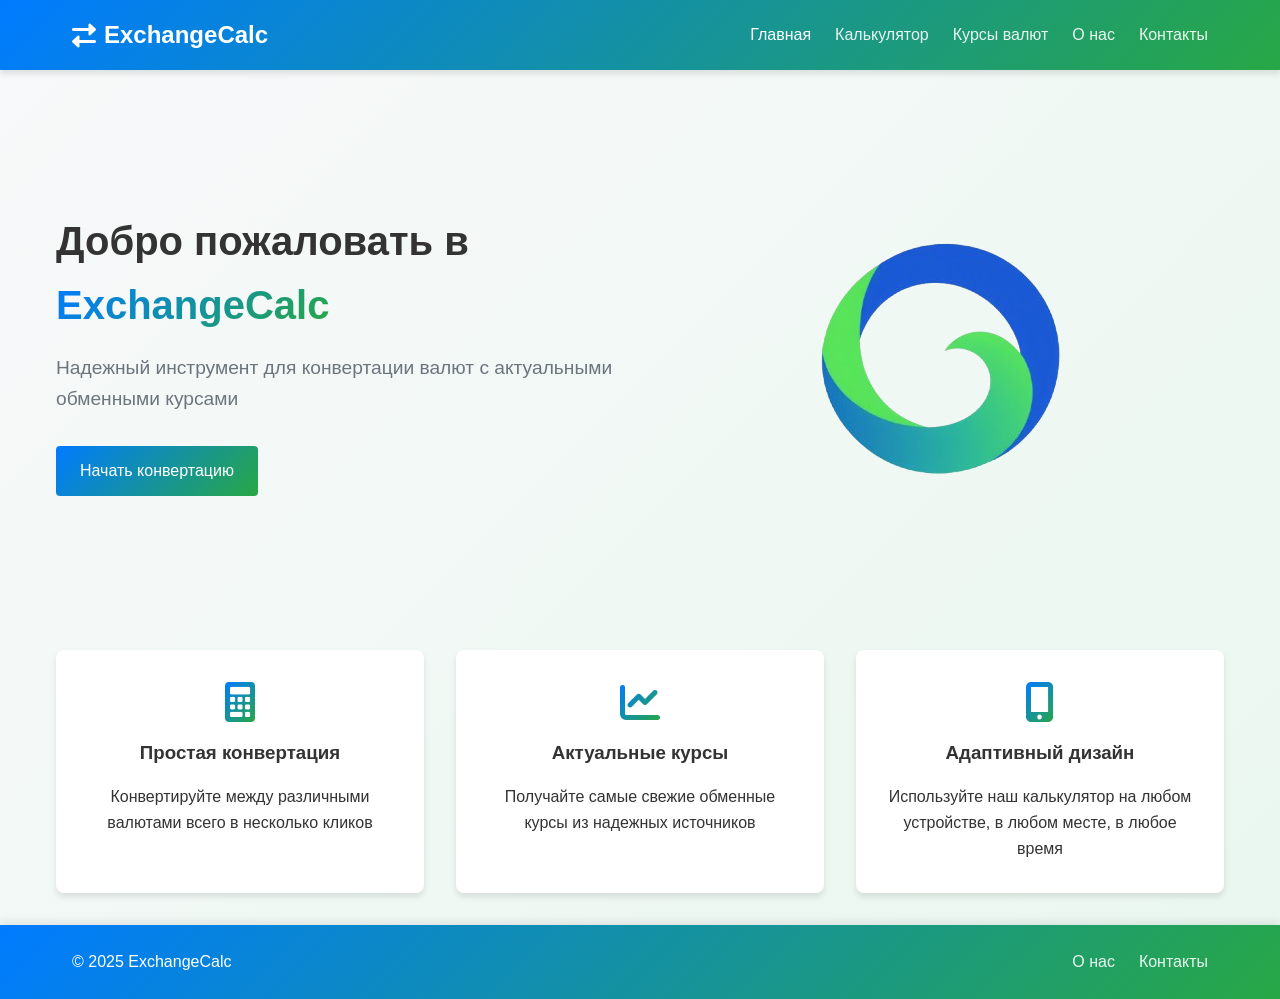
<file: index.html>
<!DOCTYPE html>
<html lang="ru">
<head>
    <meta charset="UTF-8">
    <meta name="viewport" content="width=device-width, initial-scale=1.0">
    <title>ExchangeCalc - Главная</title>
    <link rel="stylesheet" href="css/style.css">
    <link rel="stylesheet" href="https://cdnjs.cloudflare.com/ajax/libs/font-awesome/6.0.0-beta3/css/all.min.css">
</head>
<body>
    <header>
        <nav class="navbar">
            <div class="logo">
                <i class="fas fa-exchange-alt"></i>
                <h1>ExchangeCalc</h1>
            </div>
            <ul class="nav-links">
                <li><a href="index.html" class="active">Главная</a></li>
                <li><a href="converter.html">Калькулятор</a></li>
                <li><a href="rates.html">Курсы валют</a></li>
                <li><a href="about.html">О нас</a></li>
                <li><a href="contact.html">Контакты</a></li>
            </ul>
            <div class="burger">
                <div class="line1"></div>
                <div class="line2"></div>
                <div class="line3"></div>
            </div>
        </nav>
    </header>

    <main class="container">
        <section class="hero">
            <div class="hero-content">
                <h2>Добро пожаловать в <span class="highlight">ExchangeCalc</span></h2>
                <p>Надежный инструмент для конвертации валют с актуальными обменными курсами</p>
                <a href="converter.html" class="btn btn-primary">Начать конвертацию</a>
            </div>
            <div class="hero-image">
                <img src="css/32ddc7d9-18df-49b5-9df6-a91e5b4c2dd4-removebg-preview.png" alt="Иллюстрация обмена валют">
            </div>
        </section>

        <section class="features">
            <div class="feature-card">
                <i class="fas fa-calculator"></i>
                <h3>Простая конвертация</h3>
                <p>Конвертируйте между различными валютами всего в несколько кликов</p>
            </div>
            <div class="feature-card">
                <i class="fas fa-chart-line"></i>
                <h3>Актуальные курсы</h3>
                <p>Получайте самые свежие обменные курсы из надежных источников</p>
            </div>
            <div class="feature-card">
                <i class="fas fa-mobile-alt"></i>
                <h3>Адаптивный дизайн</h3>
                <p>Используйте наш калькулятор на любом устройстве, в любом месте, в любое время</p>
            </div>
        </section>
    </main>

    <footer>
        <div class="footer-content">
            <p>&copy; 2025 ExchangeCalc</p>
            <ul class="footer-links">
                <li><a href="about.html">О нас</a></li>
                <li><a href="contact.html">Контакты</a></li>
            </ul>
        </div>
    </footer>

    <script src="js/script.js"></script>
</body>
</html>
</file>
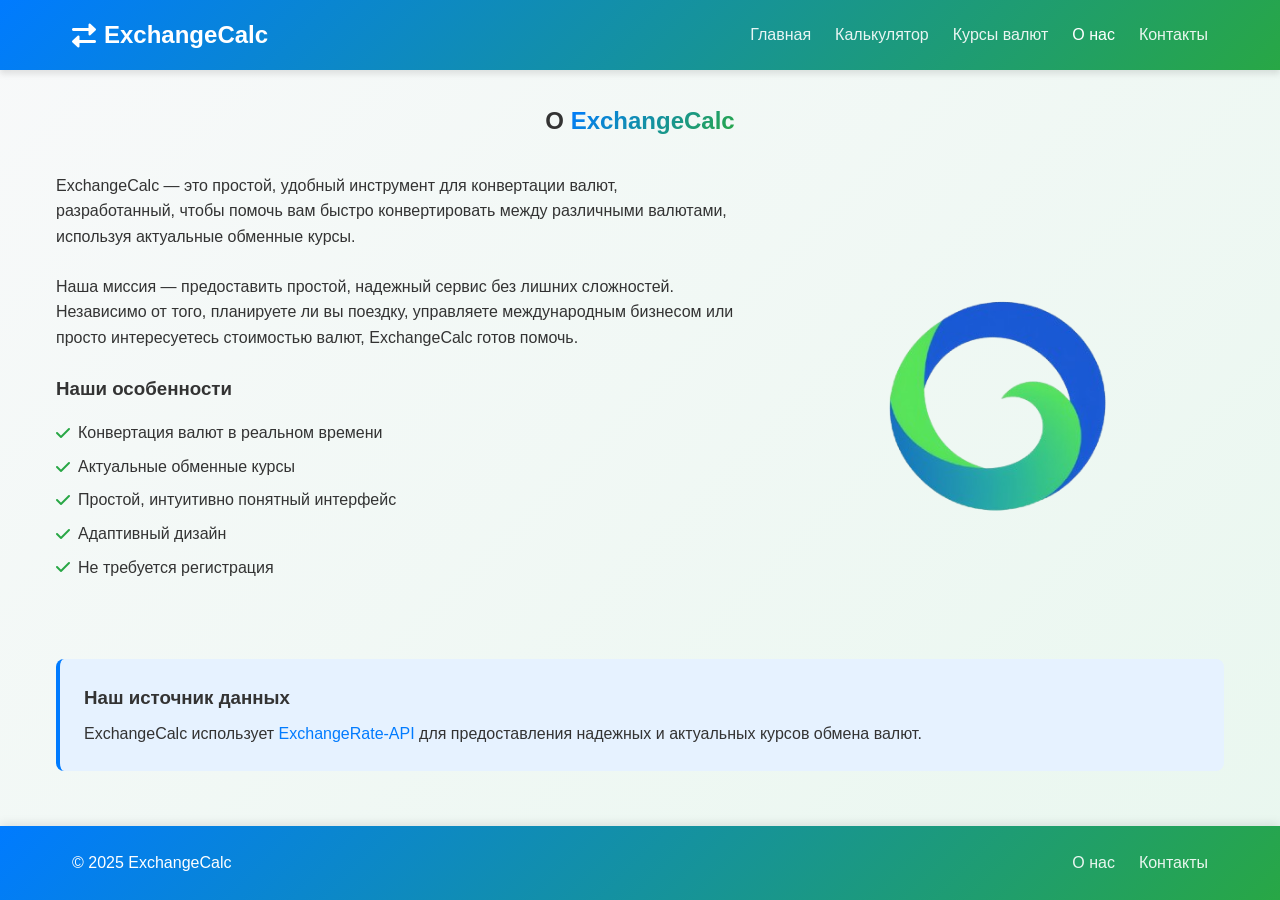
<file: about.html>
<!DOCTYPE html>
<html lang="ru">
<head>
    <meta charset="UTF-8">
    <meta name="viewport" content="width=device-width, initial-scale=1.0">
    <title>ExchangeCalc - О нас</title>
    <link rel="stylesheet" href="css/style.css">
    <link rel="stylesheet" href="https://cdnjs.cloudflare.com/ajax/libs/font-awesome/6.0.0-beta3/css/all.min.css">
</head>
<body>
    <header>
        <nav class="navbar">
            <div class="logo">
                <i class="fas fa-exchange-alt"></i>
                <h1>ExchangeCalc</h1>
            </div>
            <ul class="nav-links">
                <li><a href="index.html">Главная</a></li>
                <li><a href="converter.html">Калькулятор</a></li>
                <li><a href="rates.html">Курсы валют</a></li>
                <li><a href="about.html" class="active">О нас</a></li>
                <li><a href="contact.html">Контакты</a></li>
            </ul>
            <div class="burger">
                <div class="line1"></div>
                <div class="line2"></div>
                <div class="line3"></div>
            </div>
        </nav>
    </header>

    <main class="container">
        <section class="about-section">
            <h2>О <span class="highlight">ExchangeCalc</span></h2>
            
            <div class="about-content">
                <div class="about-text">
                    <p>ExchangeCalc — это простой, удобный инструмент для конвертации валют, разработанный, чтобы помочь вам быстро конвертировать между различными валютами, используя актуальные обменные курсы.</p>
                    
                    <p>Наша миссия — предоставить простой, надежный сервис без лишних сложностей. Независимо от того, планируете ли вы поездку, управляете международным бизнесом или просто интересуетесь стоимостью валют, ExchangeCalc готов помочь.</p>
                    
                    <h3>Наши особенности</h3>
                    <ul>
                        <li><i class="fas fa-check"></i> Конвертация валют в реальном времени</li>
                        <li><i class="fas fa-check"></i> Актуальные обменные курсы</li>
                        <li><i class="fas fa-check"></i> Простой, интуитивно понятный интерфейс</li>
                        <li><i class="fas fa-check"></i> Адаптивный дизайн</li>
                        <li><i class="fas fa-check"></i> Не требуется регистрация</li>
                    </ul>
                </div>
                
                <div class="about-image">
                    <img  src="css/32ddc7d9-18df-49b5-9df6-a91e5b4c2dd4-removebg-preview.png" alt="О ExchangeCalc">
                </div>
            </div>
            
            <div class="data-source">
                <h3>Наш источник данных</h3>
                <p>ExchangeCalc использует <a href="https://www.exchangerate-api.com" target="_blank">ExchangeRate-API</a> для предоставления надежных и актуальных курсов обмена валют.</p>
            </div>
        </section>
    </main>

    <footer>
        <div class="footer-content">
            <p>&copy; 2025 ExchangeCalc</p>
            <ul class="footer-links">
                <li><a href="about.html">О нас</a></li>
                <li><a href="contact.html">Контакты</a></li>
            </ul>
        </div>
    </footer>

    <script src="js/script.js"></script>
</body>
</html>
</file>
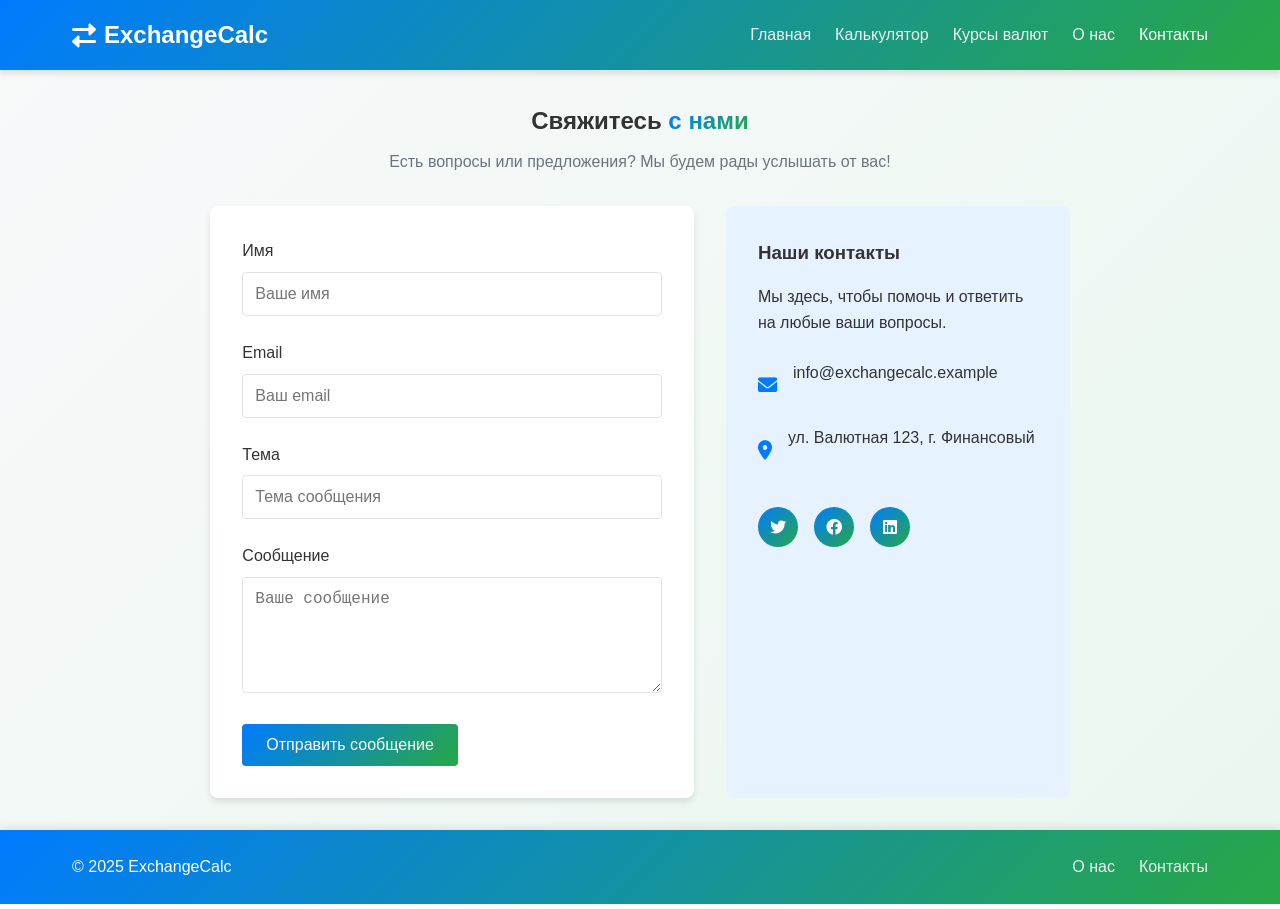
<file: contact.html>
<!DOCTYPE html>
<html lang="ru">
<head>
    <meta charset="UTF-8">
    <meta name="viewport" content="width=device-width, initial-scale=1.0">
    <title>ExchangeCalc - Контакты</title>
    <link rel="stylesheet" href="css/style.css">
    <link rel="stylesheet" href="https://cdnjs.cloudflare.com/ajax/libs/font-awesome/6.0.0-beta3/css/all.min.css">
</head>
<body>
    <header>
        <nav class="navbar">
            <div class="logo">
                <i class="fas fa-exchange-alt"></i>
                <h1>ExchangeCalc</h1>
            </div>
            <ul class="nav-links">
                <li><a href="index.html">Главная</a></li>
                <li><a href="converter.html">Калькулятор</a></li>
                <li><a href="rates.html">Курсы валют</a></li>
                <li><a href="about.html">О нас</a></li>
                <li><a href="contact.html" class="active">Контакты</a></li>
            </ul>
            <div class="burger">
                <div class="line1"></div>
                <div class="line2"></div>
                <div class="line3"></div>
            </div>
        </nav>
    </header>

    <main class="container">
        <section class="contact-section">
            <h2>Свяжитесь <span class="highlight">с нами</span></h2>
            <p>Есть вопросы или предложения? Мы будем рады услышать от вас!</p>
            
            <div class="contact-container">
                <div class="contact-form">
                    <form id="contact-form">
                        <div class="form-group">
                            <label for="name">Имя</label>
                            <input type="text" id="name" name="name" placeholder="Ваше имя" required>
                        </div>
                        
                        <div class="form-group">
                            <label for="email">Email</label>
                            <input type="email" id="email" name="email" placeholder="Ваш email" required>
                        </div>
                        
                        <div class="form-group">
                            <label for="subject">Тема</label>
                            <input type="text" id="subject" name="subject" placeholder="Тема сообщения" required>
                        </div>
                        
                        <div class="form-group">
                            <label for="message">Сообщение</label>
                            <textarea id="message" name="message" placeholder="Ваше сообщение" rows="5" required></textarea>
                        </div>
                        
                        <button type="submit" class="btn btn-primary">Отправить сообщение</button>
                    </form>
                    
                    <div id="form-message" class="form-message hidden"></div>
                </div>
                
                <div class="contact-info">
                    <h3>Наши контакты</h3>
                    <p>Мы здесь, чтобы помочь и ответить на любые ваши вопросы.</p>
                    
                    <div class="info-item">
                        <i class="fas fa-envelope"></i>
                        <p>info@exchangecalc.example</p>
                    </div>
                    
                    <div class="info-item">
                        <i class="fas fa-map-marker-alt"></i>
                        <p>ул. Валютная 123, г. Финансовый</p>
                    </div>
                    
                    <div class="social-links">
                        <a href="#" class="social-link"><i class="fab fa-twitter"></i></a>
                        <a href="#" class="social-link"><i class="fab fa-facebook"></i></a>
                        <a href="#" class="social-link"><i class="fab fa-linkedin"></i></a>
                    </div>
                </div>
            </div>
        </section>
    </main>

    <footer>
        <div class="footer-content">
            <p>&copy; 2025 ExchangeCalc</p>
            <ul class="footer-links">
                <li><a href="about.html">О нас</a></li>
                <li><a href="contact.html">Контакты</a></li>
            </ul>
        </div>
    </footer>

    <script src="js/script.js"></script>
</body>
</html>
</file>
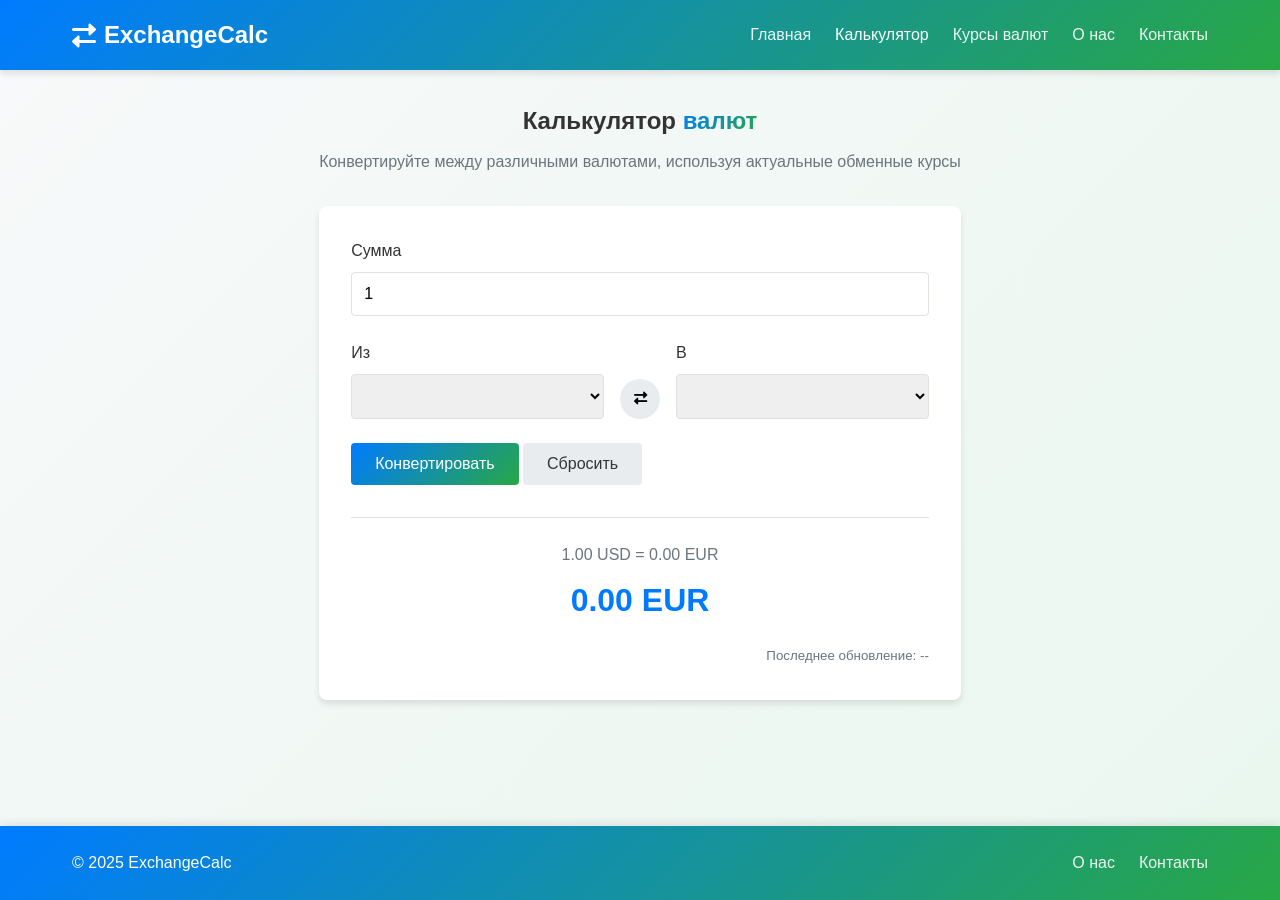
<file: converter.html>
<!DOCTYPE html>
<html lang="ru">
<head>
    <meta charset="UTF-8">
    <meta name="viewport" content="width=device-width, initial-scale=1.0">
    <title>ExchangeCalc - Калькулятор валют</title>
    <link rel="stylesheet" href="css/style.css">
    <link rel="stylesheet" href="https://cdnjs.cloudflare.com/ajax/libs/font-awesome/6.0.0-beta3/css/all.min.css">
</head>
<body>
    <header>
        <nav class="navbar">
            <div class="logo">
                <i class="fas fa-exchange-alt"></i>
                <h1>ExchangeCalc</h1>
            </div>
            <ul class="nav-links">
                <li><a href="index.html">Главная</a></li>
                <li><a href="converter.html" class="active">Калькулятор</a></li>
                <li><a href="rates.html">Курсы валют</a></li>
                <li><a href="about.html">О нас</a></li>
                <li><a href="contact.html">Контакты</a></li>
            </ul>
            <div class="burger">
                <div class="line1"></div>
                <div class="line2"></div>
                <div class="line3"></div>
            </div>
        </nav>
    </header>

    <main class="container">
        <section class="converter-section">
            <h2>Калькулятор <span class="highlight">валют</span></h2>
            <p>Конвертируйте между различными валютами, используя актуальные обменные курсы</p>
            
            <div class="converter-container">
                <div class="converter-form">
                    <div class="form-group">
                        <label for="amount">Сумма</label>
                        <input type="number" id="amount" placeholder="Введите сумму" value="1" min="0" step="0.01">
                    </div>
                    
                    <div class="currency-selectors">
                        <div class="form-group">
                            <label for="from-currency">Из</label>
                            <select id="from-currency"></select>
                        </div>
                        
                        <button id="swap-btn" class="swap-btn">
                            <i class="fas fa-exchange-alt"></i>
                        </button>
                        
                        <div class="form-group">
                            <label for="to-currency">В</label>
                            <select id="to-currency"></select>
                        </div>
                    </div>
                    
                    <div class="form-group">
                        <button id="convert-btn" class="btn btn-primary">Конвертировать</button>
                        <button id="reset-btn" class="btn btn-secondary">Сбросить</button>
                    </div>
                </div>
                
                <div class="result-container">
                    <div id="result" class="result">
                        <p>1.00 USD = <span id="conversion-rate">0.00</span> EUR</p>
                        <h3><span id="converted-amount">0.00</span> <span id="to-currency-code">EUR</span></h3>
                    </div>
                    <div id="last-updated" class="last-updated">
                        <small>Последнее обновление: <span id="update-time">--</span></small>
                    </div>
                </div>
            </div>
        </section>
    </main>

    <footer>
        <div class="footer-content">
            <p>&copy; 2025 ExchangeCalc</p>
            <ul class="footer-links">
                <li><a href="about.html">О нас</a></li>
                <li><a href="contact.html">Контакты</a></li>
            </ul>
        </div>
    </footer>

    <script src="js/script.js"></script>
</body>
</html>
</file>
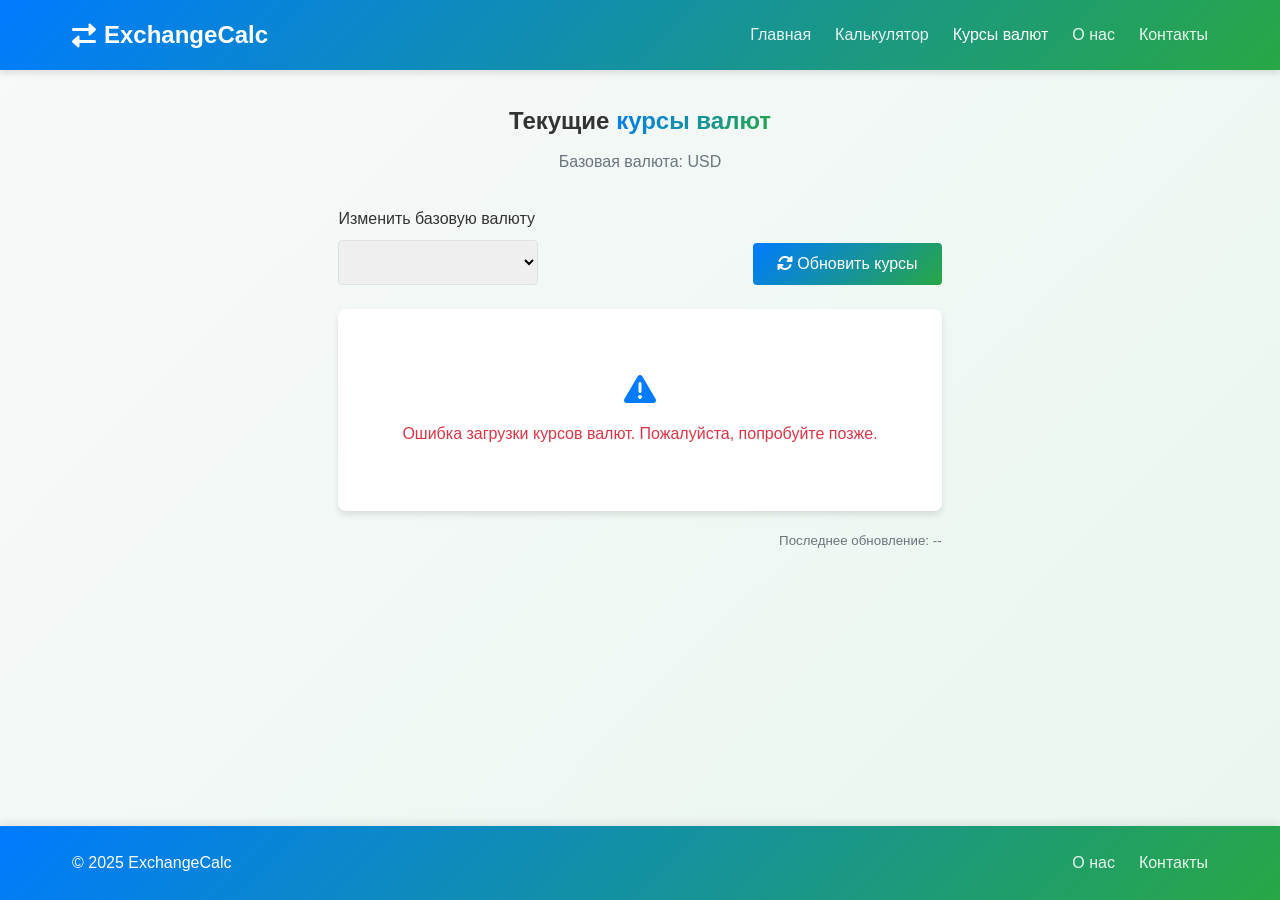
<file: rates.html>
<!DOCTYPE html>
<html lang="ru">
<head>
    <meta charset="UTF-8">
    <meta name="viewport" content="width=device-width, initial-scale=1.0">
    <title>ExchangeCalc - Курсы валют</title>
    <link rel="stylesheet" href="css/style.css">
    <link rel="stylesheet" href="https://cdnjs.cloudflare.com/ajax/libs/font-awesome/6.0.0-beta3/css/all.min.css">
</head>
<body>
    <header>
        <nav class="navbar">
            <div class="logo">
                <i class="fas fa-exchange-alt"></i>
                <h1>ExchangeCalc</h1>
            </div>
            <ul class="nav-links">
                <li><a href="index.html">Главная</a></li>
                <li><a href="converter.html">Калькулятор</a></li>
                <li><a href="rates.html" class="active">Курсы валют</a></li>
                <li><a href="about.html">О нас</a></li>
                <li><a href="contact.html">Контакты</a></li>
            </ul>
            <div class="burger">
                <div class="line1"></div>
                <div class="line2"></div>
                <div class="line3"></div>
            </div>
        </nav>
    </header>

    <main class="container">
        <section class="rates-section">
            <h2>Текущие <span class="highlight">курсы валют</span></h2>
            <p>Базовая валюта: <span id="base-currency">USD</span></p>
            
            <div class="rates-controls">
                <div class="form-group">
                    <label for="base-currency-select">Изменить базовую валюту</label>
                    <select id="base-currency-select"></select>
                </div>
                <button id="refresh-rates" class="btn btn-primary">
                    <i class="fas fa-sync-alt"></i> Обновить курсы
                </button>
            </div>
            
            <div class="rates-container">
                <div id="rates-loading" class="loading">
                    <i class="fas fa-spinner fa-spin"></i> Загрузка курсов валют...
                </div>
                <div id="rates-error" class="error hidden">
                    <i class="fas fa-exclamation-triangle"></i> 
                    <p>Ошибка загрузки курсов валют. Пожалуйста, попробуйте позже.</p>
                </div>
                <table id="rates-table" class="rates-table">
                    <thead>
                        <tr>
                            <th>Валюта</th>
                            <th>Код</th>
                            <th>Курс</th>
                        </tr>
                    </thead>
                    <tbody id="rates-body">
                        <!-- Курсы будут заполнены с помощью JavaScript -->
                    </tbody>
                </table>
            </div>
            
            <div id="last-updated-rates" class="last-updated">
                <small>Последнее обновление: <span id="update-time-rates">--</span></small>
            </div>
        </section>
    </main>

    <footer>
        <div class="footer-content">
            <p>&copy; 2025 ExchangeCalc</p>
            <ul class="footer-links">
                <li><a href="about.html">О нас</a></li>
                <li><a href="contact.html">Контакты</a></li>
            </ul>
        </div>
    </footer>

    <script src="js/script.js"></script>
</body>
</html>
</file>
<file: css/style.css>
/* ===== CSS Переменные ===== */
:root {
--primary-blue: #007bff;
--primary-green: #28a745;
--primary-gradient: linear-gradient(135deg, var(--primary-blue), var(--primary-green));
--secondary-blue: #0056b3;
--secondary-green: #218838;
--light-blue: #e6f2ff;
--light-green: #e6f5eb;
--dark-text: #333;
--light-text: #f8f9fa;
--gray-text: #6c757d;
--light-gray: #e9ecef;
--border-color: #dee2e6;
--shadow: 0 4px 6px rgba(0, 0, 0, 0.1);
--transition: all 0.3s ease;
}

/* ===== Сброс и базовые стили ===== */
* {
margin: 0;
padding: 0;
box-sizing: border-box;
}

/* Изменение основного фона страницы на более светлый */
body {
font-family: "Segoe UI", Tahoma, Geneva, Verdana, sans-serif;
line-height: 1.6;
color: var(--dark-text);
background: linear-gradient(135deg, #f8f9fa, #e9f7ef);
min-height: 100vh;
display: flex;
flex-direction: column;
}

a {
text-decoration: none;
color: var(--primary-blue);
transition: var(--transition);
}

a:hover {
color: var(--primary-green);
}

ul {
list-style: none;
}

img {
max-width: 100%;
height: auto;
}

.container {
max-width: 1200px;
margin: 0 auto;
padding: 2rem 1rem;
flex: 1;
}

.hidden {
display: none !important;
}

.highlight {
background: var(--primary-gradient);
-webkit-background-clip: text;
background-clip: text;
color: transparent;
font-weight: bold;
}

/* ===== Шапка и навигация ===== */
/* Добавление градиента на шапку */
header {
background: var(--primary-gradient);
box-shadow: var(--shadow);
position: sticky;
top: 0;
z-index: 100;
}

.navbar {
display: flex;
justify-content: space-between;
align-items: center;
padding: 1rem 2rem;
max-width: 1200px;
margin: 0 auto;
}

.logo {
display: flex;
align-items: center;
gap: 0.5rem;
}

/* Изменение цвета текста в навигации для лучшей читаемости на градиентном фоне */
.logo h1 {
font-size: 1.5rem;
font-weight: 700;
color: white;
}

.logo i {
font-size: 1.5rem;
color: white;
background: none;
-webkit-background-clip: initial;
background-clip: initial;
}

.nav-links {
display: flex;
gap: 1.5rem;
}

.nav-links a {
color: rgba(255, 255, 255, 0.9);
font-weight: 500;
padding: 0.5rem 0;
position: relative;
}

.nav-links a:hover {
color: white;
}

.nav-links a.active {
color: white;
}

.nav-links a::after {
content: "";
position: absolute;
bottom: 0;
left: 0;
width: 0;
height: 2px;
background: white;
transition: var(--transition);
}

.burger {
display: none;
cursor: pointer;
}

/* Изменение цвета бургер-меню для мобильной версии */
.burger div {
width: 25px;
height: 3px;
background-color: white;
margin: 5px;
transition: var(--transition);
}

/* ===== Подвал ===== */
/* Добавление градиента на футер */
footer {
background: var(--primary-gradient);
box-shadow: 0 -2px 10px rgba(0, 0, 0, 0.1);
padding: 1.5rem 0;
margin-top: auto;
color: white;
}

/* Изменение цвета ссылок в футере */
.footer-links a {
color: rgba(255, 255, 255, 0.9);
}

.footer-links a:hover {
color: white;
}

.footer-content {
display: flex;
justify-content: space-between;
align-items: center;
max-width: 1200px;
margin: 0 auto;
padding: 0 2rem;
}

.footer-links {
display: flex;
gap: 1.5rem;
}

/* ===== Кнопки ===== */
.btn {
display: inline-block;
padding: 0.75rem 1.5rem;
border-radius: 4px;
font-weight: 500;
text-align: center;
cursor: pointer;
transition: var(--transition);
border: none;
font-size: 1rem;
}

.btn-primary {
background: var(--primary-gradient);
color: white;
}

.btn-primary:hover {
background: linear-gradient(135deg, var(--secondary-blue), var(--secondary-green));
color: white;
}

.btn-secondary {
background-color: var(--light-gray);
color: var(--dark-text);
}

.btn-secondary:hover {
background-color: #d1d5db;
}

/* ===== Формы ===== */
.form-group {
margin-bottom: 1.5rem;
}

label {
display: block;
margin-bottom: 0.5rem;
font-weight: 500;
}

input,
select,
textarea {
width: 100%;
padding: 0.75rem;
border: 1px solid var(--border-color);
border-radius: 4px;
font-size: 1rem;
transition: var(--transition);
}

input:focus,
select:focus,
textarea:focus {
outline: none;
border-color: var(--primary-blue);
box-shadow: 0 0 0 3px rgba(0, 123, 255, 0.25);
}

/* ===== Главная страница ===== */
.hero {
display: flex;
align-items: center;
gap: 2rem;
margin-bottom: 3rem;
}

.hero-content {
flex: 1;
}

.hero-content h2 {
font-size: 2.5rem;
margin-bottom: 1rem;
}

.hero-content p {
font-size: 1.2rem;
color: var(--gray-text);
margin-bottom: 2rem;
}

.hero-image {
flex: 1;
display: flex;
justify-content: center;
}

.features {
display: grid;
grid-template-columns: repeat(auto-fit, minmax(300px, 1fr));
gap: 2rem;
}

.feature-card {
background-color: white;
padding: 2rem;
border-radius: 8px;
box-shadow: var(--shadow);
text-align: center;
transition: var(--transition);
}

.feature-card:hover {
transform: translateY(-5px);
box-shadow: 0 10px 15px rgba(0, 0, 0, 0.1);
}

.feature-card i {
font-size: 2.5rem;
margin-bottom: 1rem;
background: var(--primary-gradient);
-webkit-background-clip: text;
background-clip: text;
color: transparent;
}

.feature-card h3 {
margin-bottom: 1rem;
}

/* ===== Страница конвертера ===== */
.converter-section h2 {
text-align: center;
margin-bottom: 0.5rem;
}

.converter-section > p {
text-align: center;
color: var(--gray-text);
margin-bottom: 2rem;
}

.converter-container {
background-color: white;
border-radius: 8px;
box-shadow: var(--shadow);
padding: 2rem;
max-width: 800px;
margin: 0 auto;
}

.currency-selectors {
display: flex;
align-items: flex-end;
gap: 1rem;
}

.currency-selectors .form-group {
flex: 1;
}

.swap-btn {
background: var(--light-gray);
border: none;
border-radius: 50%;
width: 40px;
height: 40px;
display: flex;
align-items: center;
justify-content: center;
cursor: pointer;
transition: var(--transition);
margin-bottom: 1.5rem;
}

.swap-btn:hover {
background: var(--primary-blue);
color: white;
}

.result-container {
margin-top: 2rem;
padding-top: 1.5rem;
border-top: 1px solid var(--border-color);
}

.result {
text-align: center;
}

.result p {
color: var(--gray-text);
margin-bottom: 0.5rem;
}

.result h3 {
font-size: 2rem;
color: var(--primary-blue);
}

.last-updated {
text-align: right;
color: var(--gray-text);
margin-top: 1rem;
}

/* ===== Страница курсов валют ===== */
.rates-section h2 {
text-align: center;
margin-bottom: 0.5rem;
}

.rates-section > p {
text-align: center;
color: var(--gray-text);
margin-bottom: 2rem;
}

.rates-controls {
display: flex;
justify-content: space-between;
align-items: flex-end;
margin-bottom: 1.5rem;
}

.rates-controls .form-group {
width: 200px;
margin-bottom: 0;
}

.rates-container {
background-color: white;
border-radius: 8px;
box-shadow: var(--shadow);
padding: 2rem;
margin-bottom: 1rem;
}

.loading,
.error {
text-align: center;
padding: 2rem;
}

.loading i,
.error i {
font-size: 2rem;
margin-bottom: 1rem;
color: var(--primary-blue);
}

.error {
color: #dc3545;
}

.rates-table {
width: 100%;
border-collapse: collapse;
}

.rates-table th,
.rates-table td {
padding: 1rem;
text-align: left;
border-bottom: 1px solid var(--border-color);
}

.rates-table th {
background-color: var(--light-gray);
font-weight: 600;
}

.rates-table tr:hover {
background-color: var(--light-blue);
}

/* ===== Страница о нас ===== */
.about-section h2 {
text-align: center;
margin-bottom: 2rem;
}

.about-content {
display: flex;
gap: 2rem;
margin-bottom: 2rem;
}

.about-text {
flex: 3;
}

.about-text p {
margin-bottom: 1.5rem;
}

.about-text h3 {
margin-bottom: 1rem;
}

.about-text ul {
margin-bottom: 1.5rem;
}

.about-text li {
margin-bottom: 0.5rem;
display: flex;
align-items: center;
gap: 0.5rem;
}

.about-text li i {
color: var(--primary-green);
}

.about-image {
flex: 2;
display: flex;
align-items: center;
justify-content: center;
}

.data-source {
background-color: var(--light-blue);
padding: 1.5rem;
border-radius: 8px;
border-left: 4px solid var(--primary-blue);
}

.data-source h3 {
margin-bottom: 0.5rem;
}

/* ===== Страница контактов ===== */
.contact-section h2 {
text-align: center;
margin-bottom: 0.5rem;
}

.contact-section > p {
text-align: center;
color: var(--gray-text);
margin-bottom: 2rem;
}

.contact-container {
display: flex;
gap: 2rem;
}

.contact-form {
flex: 3;
background-color: white;
padding: 2rem;
border-radius: 8px;
box-shadow: var(--shadow);
}

.contact-info {
flex: 2;
background-color: var(--light-blue);
padding: 2rem;
border-radius: 8px;
}

.contact-info h3 {
margin-bottom: 1rem;
}

.contact-info p {
margin-bottom: 1.5rem;
}

.info-item {
display: flex;
align-items: center;
gap: 1rem;
margin-bottom: 1rem;
}

.info-item i {
font-size: 1.2rem;
color: var(--primary-blue);
}

.social-links {
display: flex;
gap: 1rem;
margin-top: 2rem;
}

.social-link {
display: flex;
align-items: center;
justify-content: center;
width: 40px;
height: 40px;
border-radius: 50%;
background: var(--primary-gradient);
color: white;
transition: var(--transition);
}

.social-link:hover {
transform: translateY(-3px);
box-shadow: 0 5px 10px rgba(0, 0, 0, 0.1);
color: white;
}

.form-message {
margin-top: 1.5rem;
padding: 1rem;
border-radius: 4px;
}

.form-message.success {
background-color: var(--light-green);
color: var(--primary-green);
border: 1px solid var(--primary-green);
}

.form-message.error {
background-color: #f8d7da;
color: #dc3545;
border: 1px solid #dc3545;
}

/* ===== Адаптивный дизайн ===== */
@media (max-width: 992px) {
.hero,
.about-content,
.contact-container {
    flex-direction: column;
}

.hero-image,
.about-image {
    order: -1;
}

.rates-controls {
    flex-direction: column;
    align-items: stretch;
    gap: 1rem;
}

.rates-controls .form-group {
    width: 100%;
}
}

@media (max-width: 768px) {
.navbar {
    padding: 1rem;
}

.nav-links {
    position: absolute;
    right: 0;
    top: 70px;
    background-color: white;
    flex-direction: column;
    width: 50%;
    transform: translateX(100%);
    transition: transform 0.5s ease-in;
    box-shadow: var(--shadow);
    padding: 2rem;
    z-index: 100;
}

.nav-links.active {
    transform: translateX(0%);
}

.burger {
    display: block;
}

.footer-content {
    flex-direction: column;
    gap: 1rem;
    text-align: center;
}

.footer-links {
    justify-content: center;
}

.currency-selectors {
    flex-direction: column;
    align-items: stretch;
}

.swap-btn {
    align-self: center;
    margin: -1rem 0;
    z-index: 1;
}
}

@media (max-width: 576px) {
.nav-links {
    width: 70%;
}

.hero-content h2 {
    font-size: 2rem;
}

.converter-container,
.rates-container,
.contact-form,
.contact-info {
    padding: 1.5rem;
}

.rates-table th,
.rates-table td {
    padding: 0.75rem;
}
}
</file>
